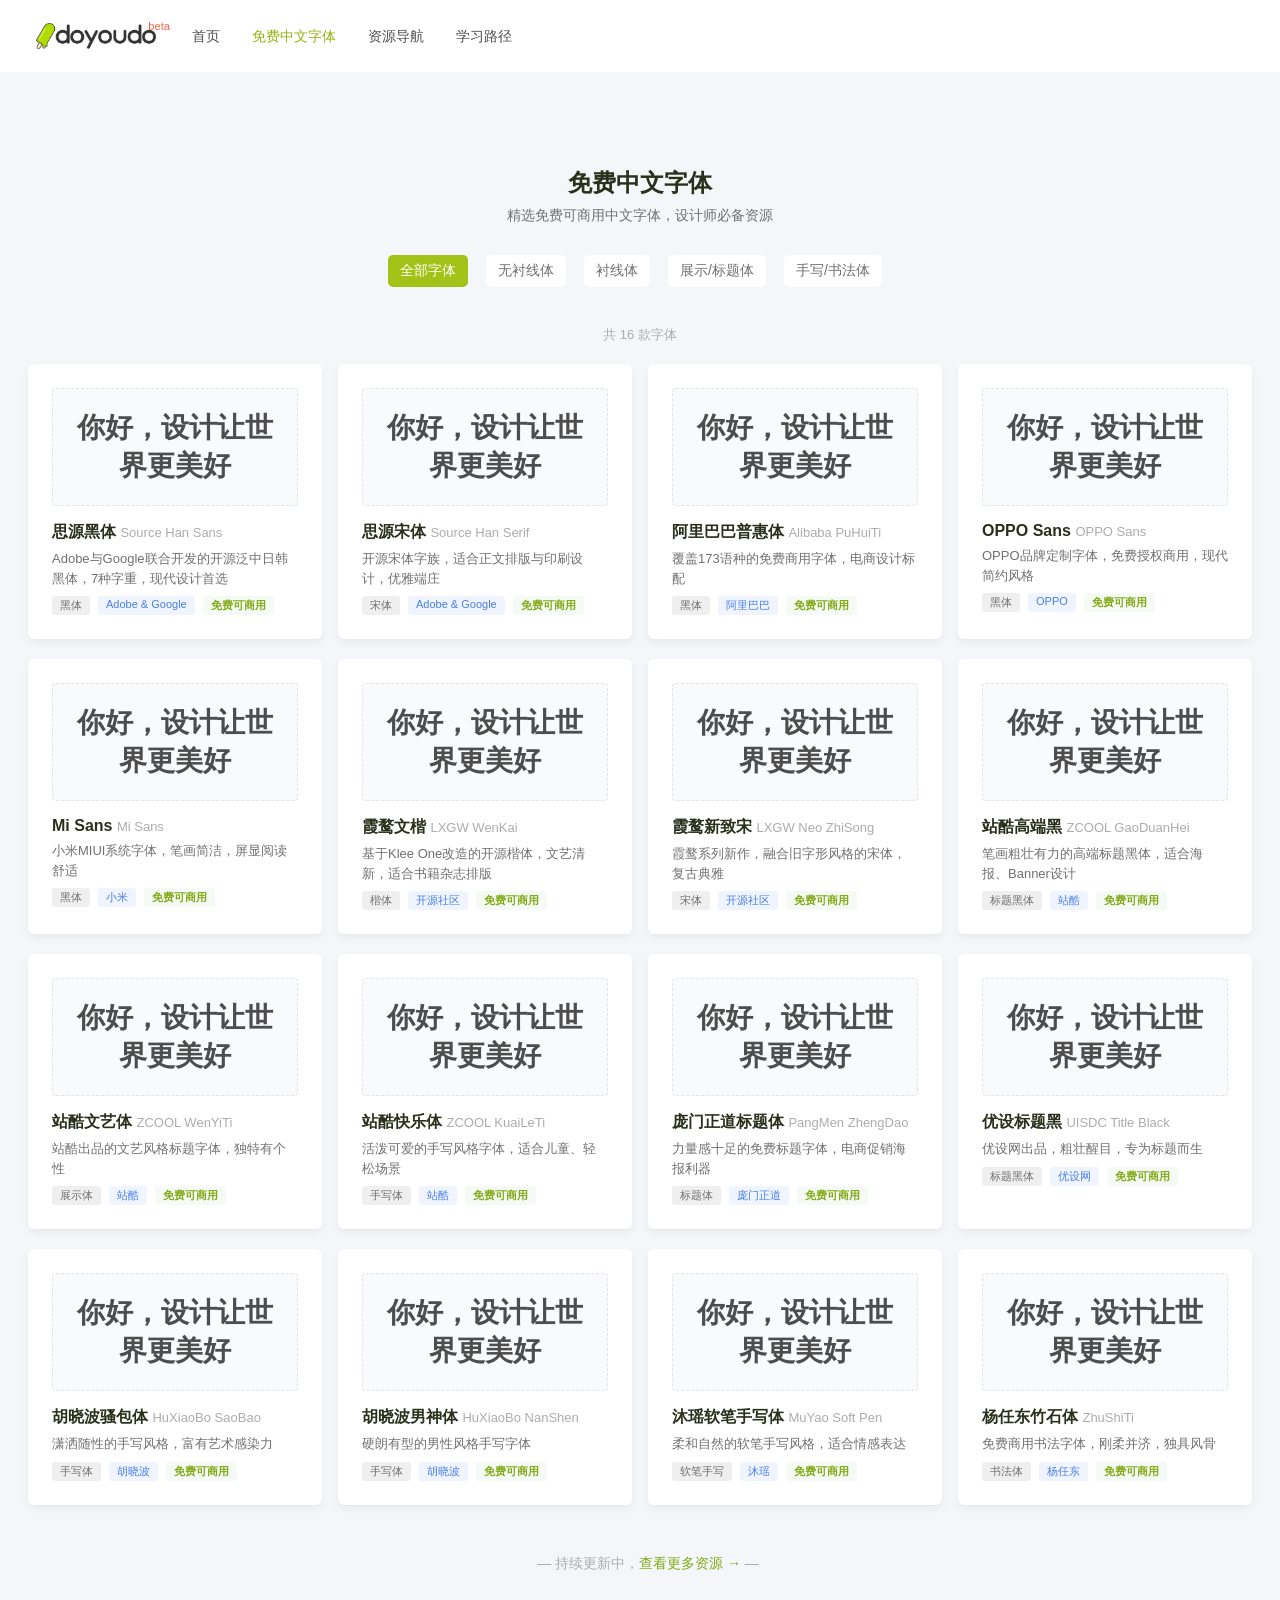
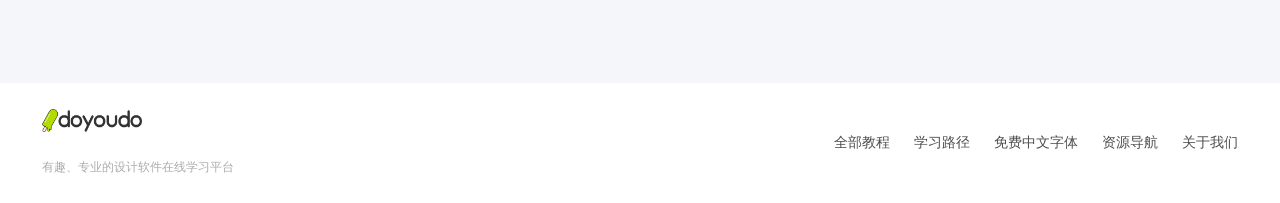
<file: free-fonts.html>
<!DOCTYPE html>
<html lang="zh-CN">
<head>
  <meta charset="utf-8">
  <meta http-equiv="X-UA-Compatible" content="IE=edge">
  <meta name="viewport" content="width=device-width,initial-scale=1,minimum-scale=1,maximum-scale=1">
  <meta name="description" content="doyoudo 免费可商用中文字体下载">
  <title>免费中文字体 — doyoudo</title>
  <link rel="stylesheet" href="css/style.css">
  <style>
    .font-card { background: #fff; border-radius: 6px; padding: 24px; box-shadow: 0 1px 2px 0 rgba(0,0,0,0.01), 0 4px 8px 0 rgba(0,0,0,0.05); transition: all 0.3s; cursor: pointer; width: 294px; margin: 10px 8px; }
    .font-card:hover { box-shadow: 0 15px 50px 0 rgba(0,0,0,0.09), 0 15px 59px 0 rgba(0,0,0,0.09); transform: translateY(-2px); }
    .font-preview { background: #f9fafb; border: 1px dashed #e4e4e4; border-radius: 4px; padding: 20px 16px; font-size: 28px; text-align: center; margin-bottom: 16px; min-height: 80px; display: flex; align-items: center; justify-content: center; word-break: break-all; }
    .font-meta { display: flex; gap: 8px; flex-wrap: wrap; margin-top: 8px; }
    .font-tag { padding: 2px 8px; font-size: 11px; border-radius: 3px; background: #efeff0; color: #707070; }
    .font-tag.free { background: #f5faf5; color: #80aa15; font-weight: 600; }
    .font-tag.source { background: #f0f4ff; color: #477fe9; }
    @media (max-width: 470px) {
      .font-card { width: 100%; margin: 10px 0; }
      .font-preview { font-size: 22px; padding: 16px 12px; }
    }
  </style>
</head>
<body>

  <nav class="nav">
    <div class="nav-list">
      <div class="logo">
        <a href="index.html"><img src="assets/images/web-logo.png" alt="doyoudo"></a>
        <span class="test">beta</span>
      </div>
      <li><a href="index.html">首页</a></li>
      <li><a href="free-fonts.html" class="router-link-active">免费中文字体</a></li>
      <li><a href="resources.html">资源导航</a></li>
      <li><a href="learning-path.html">学习路径</a></li>
    </div>
  </nav>

  <div class="home-content">
    <div class="home" style="padding:40px 0 60px;">

      <div style="text-align:center;padding:20px 0 10px;">
        <h1 style="font-size:24px;font-weight:700;color:#2a301b;">免费中文字体</h1>
        <p style="font-size:14px;color:#707070;margin-top:8px;">精选免费可商用中文字体，设计师必备资源</p>
      </div>

      <!-- 分类筛选 -->
      <div style="display:flex;justify-content:center;gap:8px;flex-wrap:wrap;margin:20px 0 24px;">
        <button class="filter-btn active" data-font-filter="all">全部字体</button>
        <button class="filter-btn" data-font-filter="sans-serif">无衬线体</button>
        <button class="filter-btn" data-font-filter="serif">衬线体</button>
        <button class="filter-btn" data-font-filter="display">展示/标题体</button>
        <button class="filter-btn" data-font-filter="handwriting">手写/书法体</button>
      </div>

      <p id="fontCount" style="text-align:center;font-size:13px;color:#acacac;margin-bottom:10px;"></p>

      <div class="cards" id="fontGrid" style="margin-bottom:40px;"></div>

      <p class="noMore">— 持续更新中，<a href="resources.html" style="color:#80aa15;">查看更多资源 →</a> —</p>
    </div>
  </div>

  <footer class="footer">
    <div class="footer-content">
      <div class="left">
        <div>
          <img src="assets/images/web-logo.png" alt="doyoudo">
          <br>
          <span style="font-size:12px;color:#acacac;">有趣、专业的设计软件在线学习平台</span>
        </div>
      </div>
      <div class="right">
        <a href="tutorials.html">全部教程</a>
        <a href="learning-path.html">学习路径</a>
        <a href="free-fonts.html">免费中文字体</a>
        <a href="resources.html">资源导航</a>
        <a href="#">关于我们</a>
      </div>
    </div>
  </footer>

  <script>
    var fonts = [
      { name:'思源黑体', en:'Source Han Sans', preview:'你好，设计让世界更美好', category:'sans-serif', tag:'黑体', free:true, source:'Adobe & Google', desc:'Adobe与Google联合开发的开源泛中日韩黑体，7种字重，现代设计首选' },
      { name:'思源宋体', en:'Source Han Serif', preview:'你好，设计让世界更美好', category:'serif', tag:'宋体', free:true, source:'Adobe & Google', desc:'开源宋体字族，适合正文排版与印刷设计，优雅端庄' },
      { name:'阿里巴巴普惠体', en:'Alibaba PuHuiTi', preview:'你好，设计让世界更美好', category:'sans-serif', tag:'黑体', free:true, source:'阿里巴巴', desc:'覆盖173语种的免费商用字体，电商设计标配' },
      { name:'OPPO Sans', en:'OPPO Sans', preview:'你好，设计让世界更美好', category:'sans-serif', tag:'黑体', free:true, source:'OPPO', desc:'OPPO品牌定制字体，免费授权商用，现代简约风格' },
      { name:'Mi Sans', en:'Mi Sans', preview:'你好，设计让世界更美好', category:'sans-serif', tag:'黑体', free:true, source:'小米', desc:'小米MIUI系统字体，笔画简洁，屏显阅读舒适' },
      { name:'霞鹜文楷', en:'LXGW WenKai', preview:'你好，设计让世界更美好', category:'serif', tag:'楷体', free:true, source:'开源社区', desc:'基于Klee One改造的开源楷体，文艺清新，适合书籍杂志排版' },
      { name:'霞鹜新致宋', en:'LXGW Neo ZhiSong', preview:'你好，设计让世界更美好', category:'serif', tag:'宋体', free:true, source:'开源社区', desc:'霞鹜系列新作，融合旧字形风格的宋体，复古典雅' },
      { name:'站酷高端黑', en:'ZCOOL GaoDuanHei', preview:'你好，设计让世界更美好', category:'display', tag:'标题黑体', free:true, source:'站酷', desc:'笔画粗壮有力的高端标题黑体，适合海报、Banner设计' },
      { name:'站酷文艺体', en:'ZCOOL WenYiTi', preview:'你好，设计让世界更美好', category:'display', tag:'展示体', free:true, source:'站酷', desc:'站酷出品的文艺风格标题字体，独特有个性' },
      { name:'站酷快乐体', en:'ZCOOL KuaiLeTi', preview:'你好，设计让世界更美好', category:'handwriting', tag:'手写体', free:true, source:'站酷', desc:'活泼可爱的手写风格字体，适合儿童、轻松场景' },
      { name:'庞门正道标题体', en:'PangMen ZhengDao', preview:'你好，设计让世界更美好', category:'display', tag:'标题体', free:true, source:'庞门正道', desc:'力量感十足的免费标题字体，电商促销海报利器' },
      { name:'优设标题黑', en:'UISDC Title Black', preview:'你好，设计让世界更美好', category:'display', tag:'标题黑体', free:true, source:'优设网', desc:'优设网出品，粗壮醒目，专为标题而生' },
      { name:'胡晓波骚包体', en:'HuXiaoBo SaoBao', preview:'你好，设计让世界更美好', category:'handwriting', tag:'手写体', free:true, source:'胡晓波', desc:'潇洒随性的手写风格，富有艺术感染力' },
      { name:'胡晓波男神体', en:'HuXiaoBo NanShen', preview:'你好，设计让世界更美好', category:'handwriting', tag:'手写体', free:true, source:'胡晓波', desc:'硬朗有型的男性风格手写字体' },
      { name:'沐瑶软笔手写体', en:'MuYao Soft Pen', preview:'你好，设计让世界更美好', category:'handwriting', tag:'软笔手写', free:true, source:'沐瑶', desc:'柔和自然的软笔手写风格，适合情感表达' },
      { name:'杨任东竹石体', en:'ZhuShiTi', preview:'你好，设计让世界更美好', category:'handwriting', tag:'书法体', free:true, source:'杨任东', desc:'免费商用书法字体，刚柔并济，独具风骨' },
    ];

    var currentFilter = 'all';
    var grid = document.getElementById('fontGrid');
    var countEl = document.getElementById('fontCount');

    function renderFonts(filter) {
      var filtered = filter === 'all' ? fonts : fonts.filter(function(f) { return f.category === filter; });
      countEl.textContent = '共 ' + filtered.length + ' 款字体';

      if (filtered.length === 0) {
        grid.innerHTML = '<div class="notFound" style="width:100%;">暂无该分类的字体，请查看其他分类</div>';
        return;
      }

      grid.innerHTML = filtered.map(function(f) {
        return '<div class="font-card">' +
          '<div class="font-preview" style="font-weight:700;">' + f.preview + '</div>' +
          '<h3 style="font-size:16px;font-weight:600;color:#2a301b;">' + f.name +
            ' <span style="font-weight:400;font-size:13px;color:#acacac;">' + f.en + '</span></h3>' +
          '<p style="font-size:13px;color:#707070;margin-top:6px;line-height:1.5;">' + f.desc + '</p>' +
          '<div class="font-meta">' +
            '<span class="font-tag">' + f.tag + '</span>' +
            '<span class="font-tag source">' + f.source + '</span>' +
            '<span class="font-tag free">免费可商用</span>' +
          '</div>' +
        '</div>';
      }).join('');
    }

    renderFonts('all');

    // 筛选按钮交互
    document.querySelectorAll('.filter-btn[data-font-filter]').forEach(function(btn) {
      btn.addEventListener('click', function() {
        document.querySelectorAll('.filter-btn[data-font-filter]').forEach(function(b) { b.classList.remove('active'); });
        btn.classList.add('active');
        currentFilter = btn.dataset.fontFilter;
        renderFonts(currentFilter);
      });
    });
  </script>
</body>
</html>
</file>
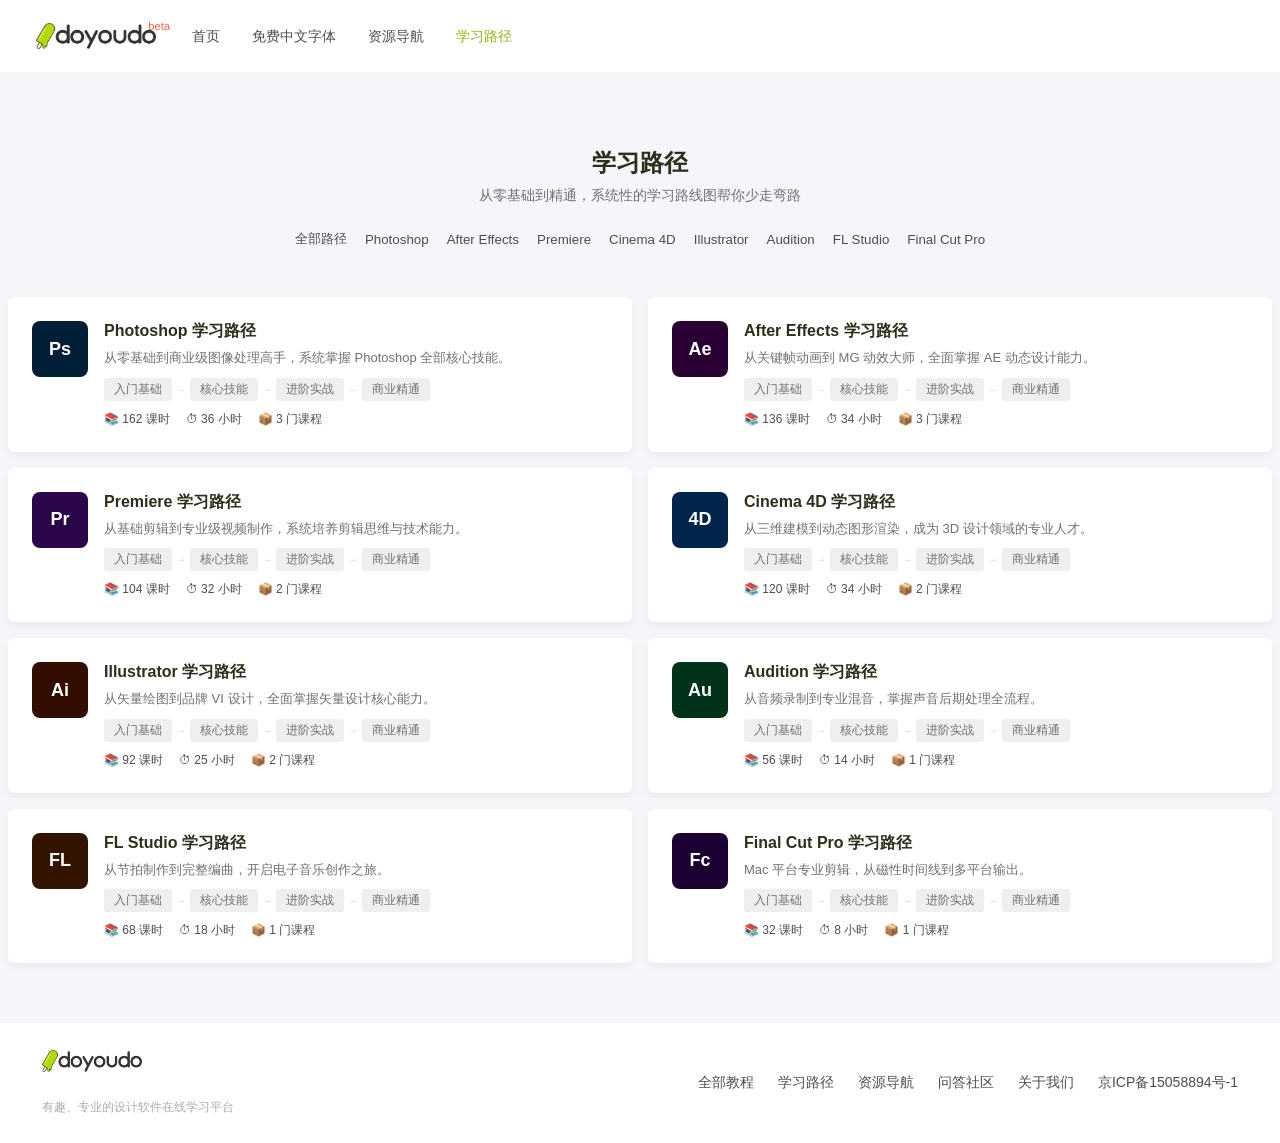
<file: learning-path.html>
<!DOCTYPE html>
<html lang="zh-CN">
<head>
  <meta charset="utf-8">
  <meta http-equiv="X-UA-Compatible" content="IE=edge">
  <meta name="viewport" content="width=device-width,initial-scale=1,minimum-scale=1,maximum-scale=1">
  <meta name="description" content="doyoudo 学习路径">
  <title>学习路径 — doyoudo</title>
  <link rel="stylesheet" href="css/reset.css">
  <link rel="stylesheet" href="css/navbar.css">
  <link rel="stylesheet" href="css/paths.css">
  <link rel="stylesheet" href="css/footer.css">
  <link rel="stylesheet" href="css/responsive.css">
</head>
<body>

  <nav class="nav">
    <div class="nav-list">
      <div class="logo">
        <a href="index.html"><img src="assets/images/web-logo.png" alt="doyoudo"></a>
        <span class="test">beta</span>
      </div>
      <li><a href="index.html">首页</a></li>
        <li><a href="free-fonts.html">免费中文字体</a></li>
        <li><a href="resources.html">资源导航</a></li>
        <li><a href="learning-path.html" class="router-link-active">学习路径</a></li>
    </div>
  </nav>

  <div class="home-content">
    <div class="home">

      <div style="text-align:center;padding:40px 0 20px;">
        <h1 style="font-size:24px;font-weight:700;color:#2a301b;">学习路径</h1>
        <p style="font-size:14px;color:#707070;margin-top:8px;">从零基础到精通，系统性的学习路线图帮你少走弯路</p>
      </div>

      <div style="display:flex;justify-content:center;gap:8px;flex-wrap:wrap;margin-bottom:24px;">
        <button class="filter-btn active" data-path-filter="all">全部路径</button>
        <button class="filter-btn" data-path-filter="ps">Photoshop</button>
        <button class="filter-btn" data-path-filter="ae">After Effects</button>
        <button class="filter-btn" data-path-filter="pr">Premiere</button>
        <button class="filter-btn" data-path-filter="c4d">Cinema 4D</button>
        <button class="filter-btn" data-path-filter="ai">Illustrator</button>
        <button class="filter-btn" data-path-filter="au">Audition</button>
        <button class="filter-btn" data-path-filter="fl">FL Studio</button>
        <button class="filter-btn" data-path-filter="fcp">Final Cut Pro</button>
      </div>

      <div class="path-cards" id="pathGridFull" style="margin-bottom:40px;"></div>

    </div>
  </div>

  <footer class="footer">
    <div class="footer-content">
      <div class="left">
        <div>
          <img src="assets/images/web-logo.png" alt="doyoudo">
          <br>
          <span style="font-size:12px;color:#acacac;">有趣、专业的设计软件在线学习平台</span>
        </div>
      </div>
      <div class="right">
        <a href="tutorials.html">全部教程</a>
        <a href="learning-path.html">学习路径</a>
        <a href="#">资源导航</a>
        <a href="#">问答社区</a>
        <a href="#">关于我们</a>
        <a href="#">京ICP备15058894号-1</a>
      </div>
    </div>
  </footer>

  <script src="js/data.js"></script>
  <script src="js/utils.js"></script>
  <script src="js/components.js"></script>
  <script src="js/ui.js"></script>
  <script src="js/tutorials.js"></script>
  <script src="js/detail.js"></script>
  <script src="js/paths.js"></script>
  <script src="js/home.js"></script>
  <script>
    document.addEventListener('DOMContentLoaded', function() {
      initNav();
      initFooter();
      initSearch();
      initFilters();
      initDetail();
      initPaths();
      initHome();
    });
  </script>
</body>
</html>
</file>
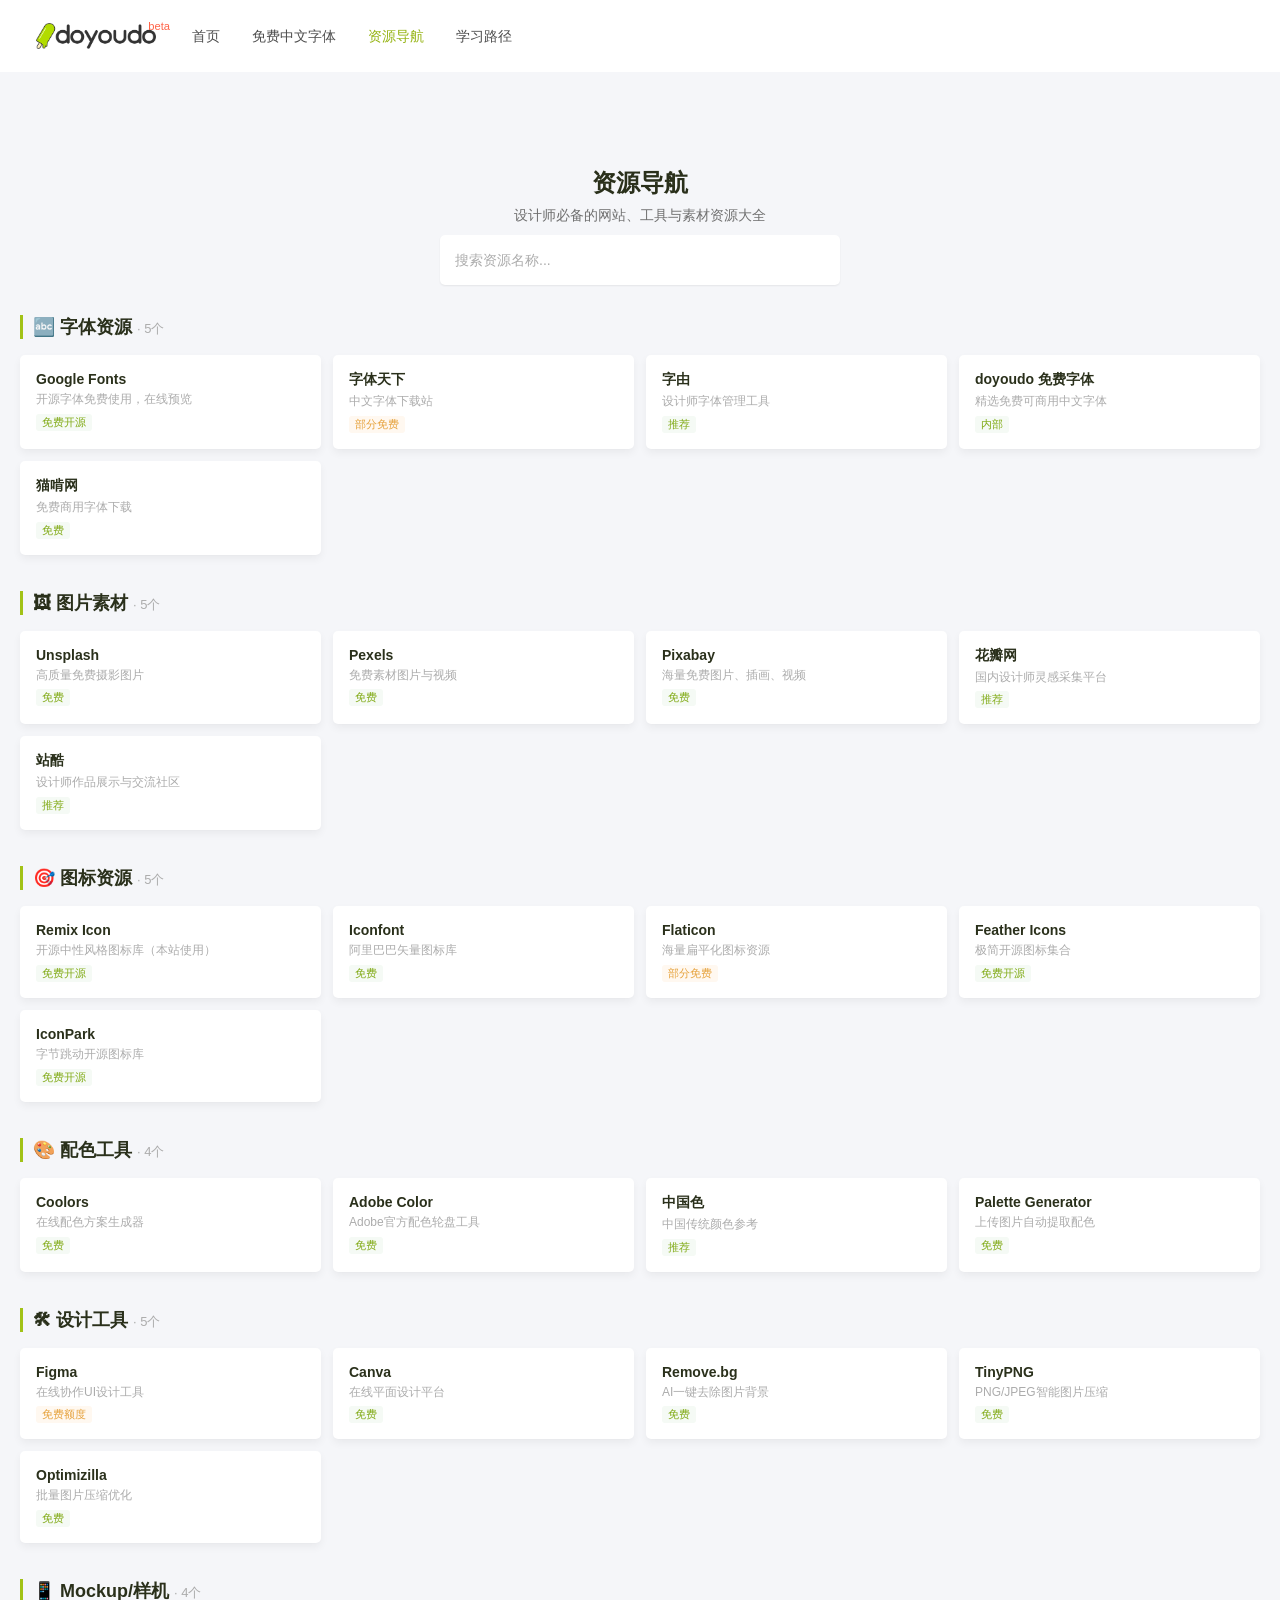
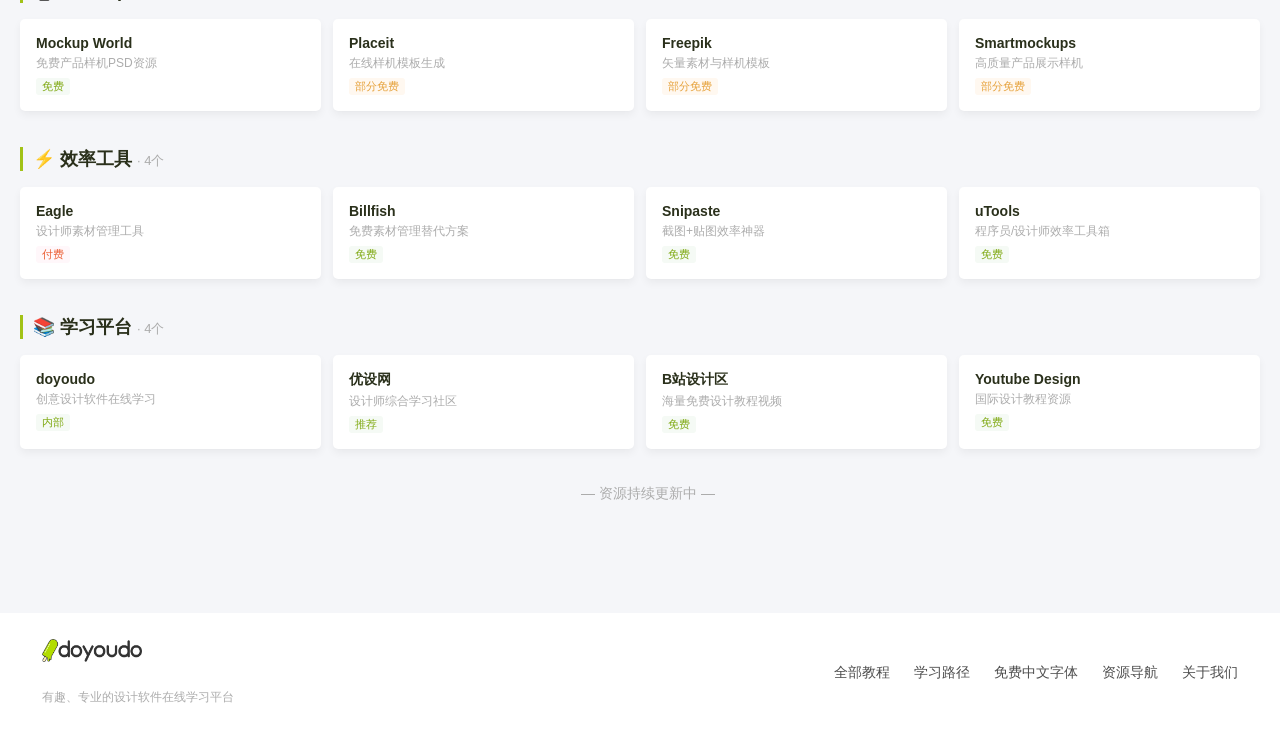
<file: resources.html>
<!DOCTYPE html>
<html lang="zh-CN">
<head>
  <meta charset="utf-8">
  <meta http-equiv="X-UA-Compatible" content="IE=edge">
  <meta name="viewport" content="width=device-width,initial-scale=1,minimum-scale=1,maximum-scale=1">
  <meta name="description" content="doyoudo 资源导航 - 设计师必备网站、工具、素材资源大全">
  <title>资源导航 — doyoudo</title>
  <link rel="stylesheet" href="css/style.css">
  <style>
    .res-category { margin-bottom: 36px; }
    .res-category h2 { font-size: 18px; font-weight: 600; color: #2a301b; margin-bottom: 16px; padding-left: 10px; border-left: 3px solid #a2c217; }
    .res-grid { display: grid; grid-template-columns: repeat(4, 1fr); gap: 12px; }
    .res-item { background: #fff; border-radius: 5px; padding: 16px; box-shadow: 0 1px 2px 0 rgba(0,0,0,0.01), 0 4px 8px 0 rgba(0,0,0,0.05); transition: all 0.2s; cursor: pointer; display: block; text-decoration: none; }
    .res-item:hover { box-shadow: 0 8px 24px 0 rgba(0,0,0,0.08); transform: translateY(-2px); }
    .res-item h4 { font-size: 14px; font-weight: 600; color: #2a301b; margin-bottom: 4px; display: flex; align-items: center; gap: 6px; }
    .res-item h4 .ri-external-link-line { font-size: 12px; color: #acacac; opacity: 0; transition: opacity 0.15s; }
    .res-item:hover h4 .ri-external-link-line { opacity: 1; color: #a2c217; }
    .res-item p { font-size: 12px; color: #acacac; line-height: 1.4; }
    .res-item .res-tag { display: inline-block; padding: 1px 6px; font-size: 11px; border-radius: 3px; background: #f5faf5; color: #80aa15; margin-top: 6px; }
    .res-item .res-tag.paid { background: #fff7fa; color: #eb5f35; }
    .res-item .res-tag.partial { background: #fff8f0; color: #e6a23c; }
    .res-search { max-width: 400px; margin: 0 auto 30px; }
    @media (max-width: 1024px) { .res-grid { grid-template-columns: repeat(2, 1fr); } }
    @media (max-width: 470px) { .res-grid { grid-template-columns: 1fr; } }
  </style>
</head>
<body>

  <nav class="nav">
    <div class="nav-list">
      <div class="logo">
        <a href="index.html"><img src="assets/images/web-logo.png" alt="doyoudo"></a>
        <span class="test">beta</span>
      </div>
      <li><a href="index.html">首页</a></li>
      <li><a href="free-fonts.html">免费中文字体</a></li>
      <li><a href="resources.html" class="router-link-active">资源导航</a></li>
      <li><a href="learning-path.html">学习路径</a></li>
    </div>
  </nav>

  <div class="home-content">
    <div class="home" style="padding:40px 0 60px;">

      <div style="text-align:center;padding:20px 0 10px;">
        <h1 style="font-size:24px;font-weight:700;color:#2a301b;"><i class="ri-compass-3-line" style="color:#a2c217;"></i> 资源导航</h1>
        <p style="font-size:14px;color:#707070;margin-top:8px;">设计师必备的网站、工具与素材资源大全</p>
      </div>

      <!-- 搜索 -->
      <div class="res-search">
        <div class="search-box" style="width:100%;min-width:auto;">
          <input type="text" id="resourceSearch" placeholder="搜索资源名称...">
          <button class="cancelSearch" id="clearResourceSearch"><i class="ri-close-circle-line"></i></button>
        </div>
      </div>

      <div id="resourceContent"></div>

      <p class="noMore">— 资源持续更新中 —</p>
    </div>
  </div>

  <footer class="footer">
    <div class="footer-content">
      <div class="left">
        <div>
          <img src="assets/images/web-logo.png" alt="doyoudo">
          <br>
          <span style="font-size:12px;color:#acacac;">有趣、专业的设计软件在线学习平台</span>
        </div>
      </div>
      <div class="right">
        <a href="tutorials.html">全部教程</a>
        <a href="learning-path.html">学习路径</a>
        <a href="free-fonts.html">免费中文字体</a>
        <a href="resources.html">资源导航</a>
        <a href="#">关于我们</a>
      </div>
    </div>
  </footer>

  <script>
    var categories = [
      { title:'🔤 字体资源', items:[
        { name:'Google Fonts', desc:'开源字体免费使用，在线预览', url:'https://fonts.google.com', tag:'免费开源', tagCls:'' },
        { name:'字体天下', desc:'中文字体下载站', url:'https://www.fonts.net.cn', tag:'部分免费', tagCls:'partial' },
        { name:'字由', desc:'设计师字体管理工具', url:'https://www.hellofont.cn', tag:'推荐', tagCls:'' },
        { name:'doyoudo 免费字体', desc:'精选免费可商用中文字体', url:'free-fonts.html', tag:'内部', tagCls:'' },
        { name:'猫啃网', desc:'免费商用字体下载', url:'https://www.maoken.com', tag:'免费', tagCls:'' },
      ]},
      { title:'🖼 图片素材', items:[
        { name:'Unsplash', desc:'高质量免费摄影图片', url:'https://unsplash.com', tag:'免费', tagCls:'' },
        { name:'Pexels', desc:'免费素材图片与视频', url:'https://www.pexels.com', tag:'免费', tagCls:'' },
        { name:'Pixabay', desc:'海量免费图片、插画、视频', url:'https://pixabay.com', tag:'免费', tagCls:'' },
        { name:'花瓣网', desc:'国内设计师灵感采集平台', url:'https://huaban.com', tag:'推荐', tagCls:'' },
        { name:'站酷', desc:'设计师作品展示与交流社区', url:'https://www.zcool.com.cn', tag:'推荐', tagCls:'' },
      ]},
      { title:'🎯 图标资源', items:[
        { name:'Remix Icon', desc:'开源中性风格图标库（本站使用）', url:'https://remixicon.com', tag:'免费开源', tagCls:'' },
        { name:'Iconfont', desc:'阿里巴巴矢量图标库', url:'https://www.iconfont.cn', tag:'免费', tagCls:'' },
        { name:'Flaticon', desc:'海量扁平化图标资源', url:'https://www.flaticon.com', tag:'部分免费', tagCls:'partial' },
        { name:'Feather Icons', desc:'极简开源图标集合', url:'https://feathericons.com', tag:'免费开源', tagCls:'' },
        { name:'IconPark', desc:'字节跳动开源图标库', url:'https://iconpark.oceanengine.com', tag:'免费开源', tagCls:'' },
      ]},
      { title:'🎨 配色工具', items:[
        { name:'Coolors', desc:'在线配色方案生成器', url:'https://coolors.co', tag:'免费', tagCls:'' },
        { name:'Adobe Color', desc:'Adobe官方配色轮盘工具', url:'https://color.adobe.com', tag:'免费', tagCls:'' },
        { name:'中国色', desc:'中国传统颜色参考', url:'https://colors.saintic.com', tag:'推荐', tagCls:'' },
        { name:'Palette Generator', desc:'上传图片自动提取配色', url:'https://palettegenerator.com', tag:'免费', tagCls:'' },
      ]},
      { title:'🛠 设计工具', items:[
        { name:'Figma', desc:'在线协作UI设计工具', url:'https://www.figma.com', tag:'免费额度', tagCls:'partial' },
        { name:'Canva', desc:'在线平面设计平台', url:'https://www.canva.cn', tag:'免费', tagCls:'' },
        { name:'Remove.bg', desc:'AI一键去除图片背景', url:'https://www.remove.bg', tag:'免费', tagCls:'' },
        { name:'TinyPNG', desc:'PNG/JPEG智能图片压缩', url:'https://tinypng.com', tag:'免费', tagCls:'' },
        { name:'Optimizilla', desc:'批量图片压缩优化', url:'https://imagecompressor.com', tag:'免费', tagCls:'' },
      ]},
      { title:'📱 Mockup/样机', items:[
        { name:'Mockup World', desc:'免费产品样机PSD资源', url:'https://www.mockupworld.co', tag:'免费', tagCls:'' },
        { name:'Placeit', desc:'在线样机模板生成', url:'https://placeit.net', tag:'部分免费', tagCls:'partial' },
        { name:'Freepik', desc:'矢量素材与样机模板', url:'https://www.freepik.com', tag:'部分免费', tagCls:'partial' },
        { name:'Smartmockups', desc:'高质量产品展示样机', url:'https://smartmockups.com', tag:'部分免费', tagCls:'partial' },
      ]},
      { title:'⚡ 效率工具', items:[
        { name:'Eagle', desc:'设计师素材管理工具', url:'https://cn.eagle.cool', tag:'付费', tagCls:'paid' },
        { name:'Billfish', desc:'免费素材管理替代方案', url:'https://www.billfish.cn', tag:'免费', tagCls:'' },
        { name:'Snipaste', desc:'截图+贴图效率神器', url:'https://www.snipaste.com', tag:'免费', tagCls:'' },
        { name:'uTools', desc:'程序员/设计师效率工具箱', url:'https://u.tools', tag:'免费', tagCls:'' },
      ]},
      { title:'📚 学习平台', items:[
        { name:'doyoudo', desc:'创意设计软件在线学习', url:'index.html', tag:'内部', tagCls:'' },
        { name:'优设网', desc:'设计师综合学习社区', url:'https://www.uisdc.com', tag:'推荐', tagCls:'' },
        { name:'B站设计区', desc:'海量免费设计教程视频', url:'https://www.bilibili.com/v/douga/mad', tag:'免费', tagCls:'' },
        { name:'Youtube Design', desc:'国际设计教程资源', url:'https://www.youtube.com', tag:'免费', tagCls:'' },
      ]},
    ];

    var container = document.getElementById('resourceContent');

    function renderAll(items) {
      if (!items || items.length === 0) {
        container.innerHTML = '<div class="notFound" style="width:100%;">没有匹配的资源，试试其他关键词</div>';
        return;
      }
      container.innerHTML = items.map(function(cat) {
        return '<div class="res-category">' +
          '<h2>' + cat.title + ' <span style="font-weight:400;font-size:13px;color:#acacac;">· ' + cat.items.length + '个</span></h2>' +
          '<div class="res-grid">' +
            cat.items.map(function(item) {
              var isExternal = item.url.startsWith('http');
              return '<a class="res-item" href="' + item.url + '" ' + (isExternal ? 'target="_blank" rel="noopener"' : '') + '>' +
                '<h4>' + item.name + ' <i class="ri-' + (isExternal ? 'external-link-line' : 'arrow-right-line') + '"></i></h4>' +
                '<p>' + item.desc + '</p>' +
                '<span class="res-tag ' + (item.tagCls || '') + '">' + item.tag + '</span>' +
              '</a>';
            }).join('') +
          '</div>' +
        '</div>';
      }).join('');
    }

    renderAll(categories);

    // 搜索功能
    var searchInput = document.getElementById('resourceSearch');
    var clearBtn = document.getElementById('clearResourceSearch');

    searchInput.addEventListener('input', function() {
      var query = this.value.trim().toLowerCase();
      if (!query) { renderAll(categories); return; }

      // 过滤每个分类，保留有匹配项的分类
      var filtered = categories.map(function(cat) {
        var matchedItems = cat.items.filter(function(item) {
          return item.name.toLowerCase().indexOf(query) !== -1 ||
                 item.desc.toLowerCase().indexOf(query) !== -1 ||
                 item.tag.toLowerCase().indexOf(query) !== -1;
        });
        return matchedItems.length > 0 ? { title: cat.title, items: matchedItems } : null;
      }).filter(Boolean);

      renderAll(filtered);
    });

    clearBtn.addEventListener('click', function() {
      searchInput.value = '';
      renderAll(categories);
      searchInput.focus();
    });

    searchInput.addEventListener('keydown', function(e) {
      if (e.key === 'Escape') {
        searchInput.value = '';
        renderAll(categories);
        searchInput.blur();
      }
    });
  </script>
</body>
</html>
</file>
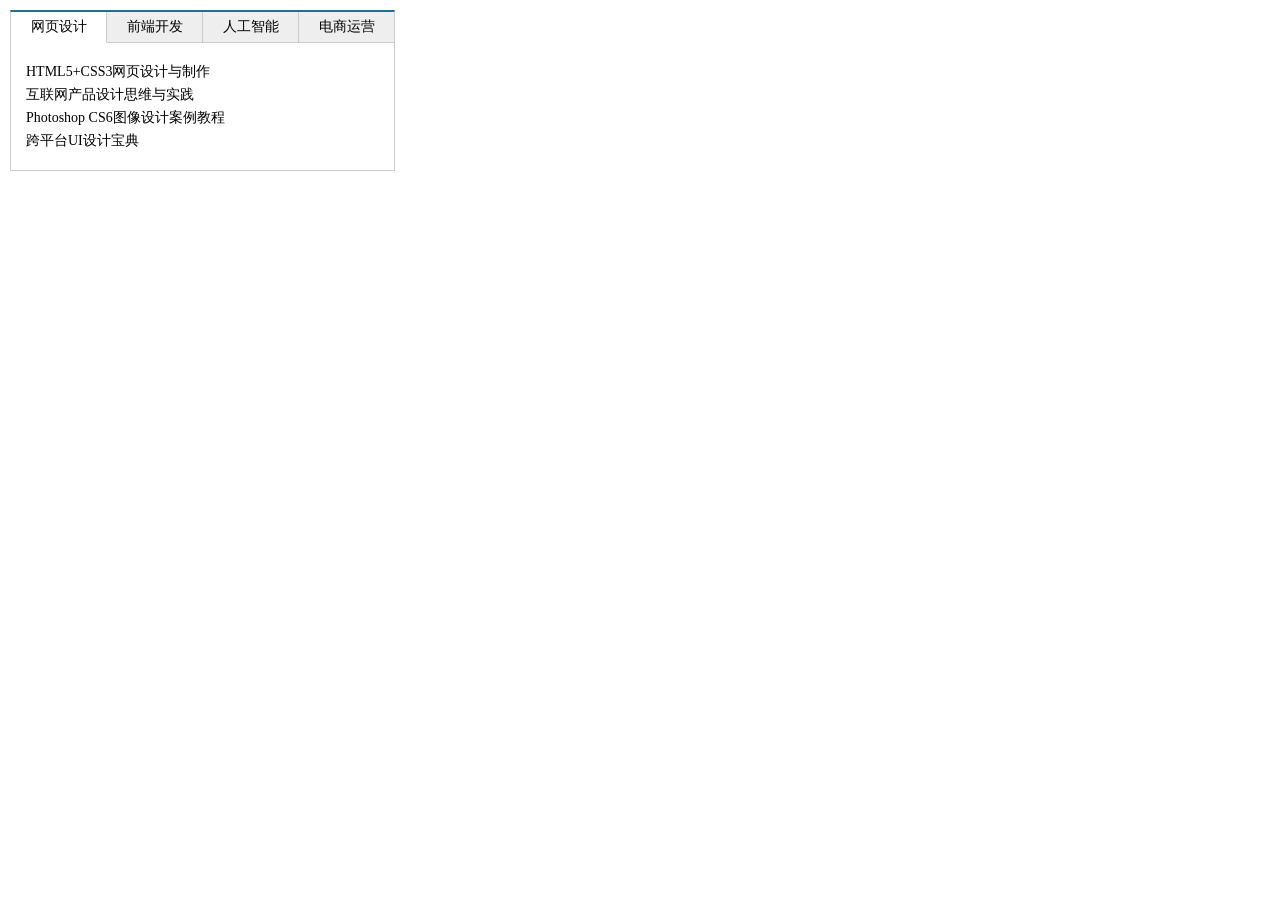
<file: 特效/Tab栏切换/example23—Tab栏切换.html>
<!doctype html>
<html>
<head>
<meta charset="utf-8">
<title>Tab栏切换</title>
<link href="style23.css" rel="stylesheet" type="text/css">
<script type="text/Javascript" src="JavaScript23.js"></script>
</head>
<body>
	<div class="tab-box">
		<div class="tab-head" id="tab-head">
			<div class="tab-head-div current">网页设计</div>
			<div class="tab-head-div">前端开发</div>
			<div class="tab-head-div">人工智能</div>
			<div class="tab-head-div tab-head-r">电商运营</div>
		</div>
		<div class="tab-body" id="tab-body">
			<ul class="tab-body-ul current">
				<li>HTML5+CSS3网页设计与制作</li>
				<li>互联网产品设计思维与实践</li>
				<li>Photoshop CS6图像设计案例教程</li>
				<li>跨平台UI设计宝典</li>
			</ul>
			<ul class="tab-body-ul">
				<li>JavaScript+jQuery交互式Web前端开发</li>
				<li>Vue.js前端开发实战</li>
				<li>微信小程序开发实战</li>
				<li>JavaScript前端开发案例教程</li>
			</ul>
			<ul class="tab-body-ul">
				<li>Python程序开发案例教程</li>
				<li>Python数据分析与应用：从数据获取到可视化</li>
				<li>Python实战编程:从零学Python</li>
				<li>Python快速编程入门</li>
			</ul>
			<ul class="tab-body-ul">
				<li>数据分析思维与可视化</li>
				<li>淘宝天猫店美工设计实操：配色、布局、修图、装修</li>
				<li>淘宝天猫店一本通： 开店、装修、运营、推广</li>
				<li>网络营销文案策划</li>
			</ul>
		</div>
	</div>
</body>
</html>
</file>
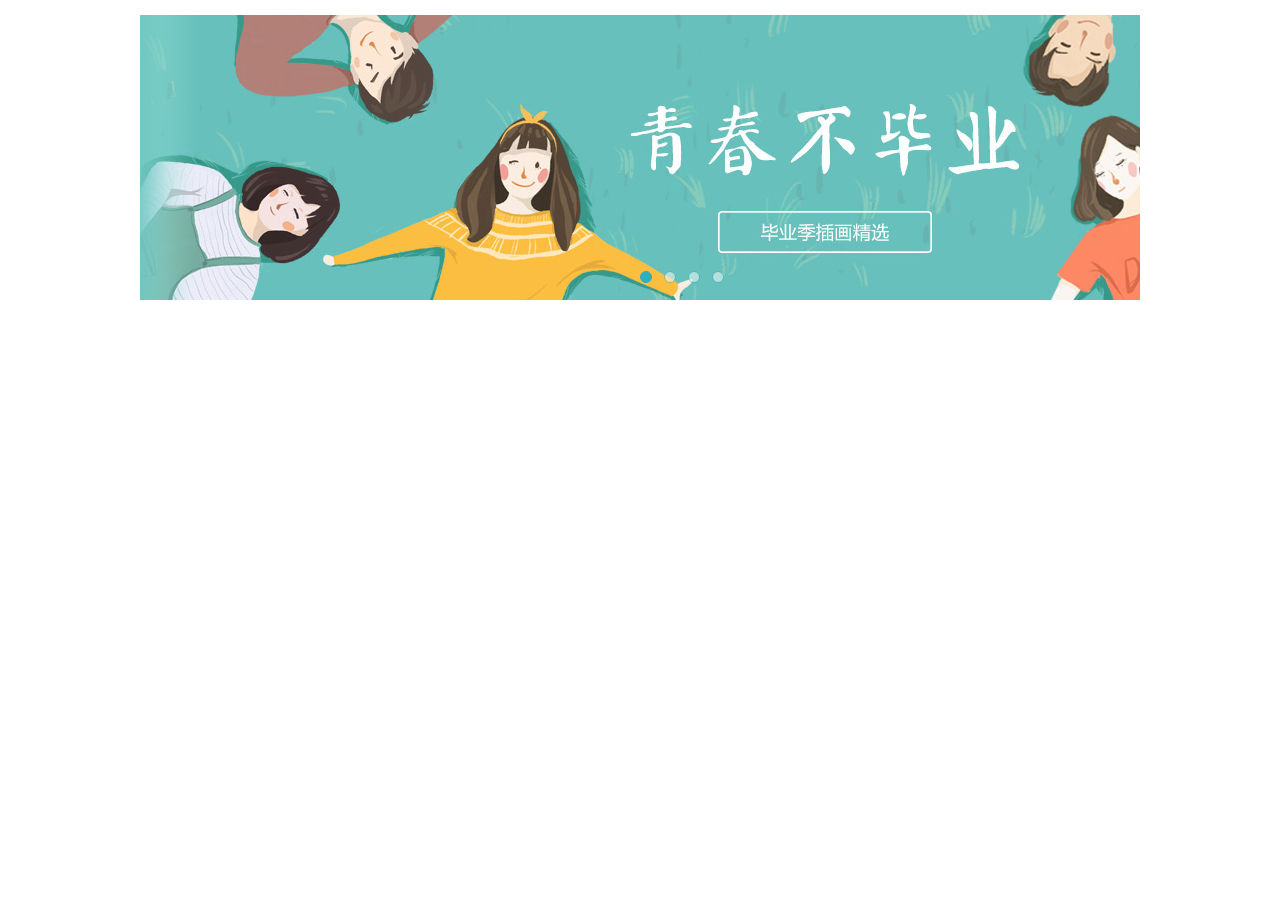
<file: 特效/轮播图/练习4—焦点轮播图.html>
<!doctype html>
<html>
	<head>
		<meta charset="utf-8">
		<title>焦点图切换</title>
		<link rel="stylesheet" type="text/css" href="css/index.css">
		<script type="text/javascript" src="javascript/index.js"></script>
	</head>
	<body>
			<div class="banner">
				<div class="banner_pic" id="banner_pic">
					<div class="current"><img src="images/01.jpg" /></div>
					<div class="pic"><img src="images/02.jpg" /></div>
					<div class="pic"><img src="images/03.jpg" /></div>
					<div class="pic"><img src="images/04.jpg" /></div>
				</div>
				<ol id="button">
					<li class="current"></li>
					<li class="but"></li>
					<li class="but"></li>
					<li class="but"></li>
				</ol>
			</div>
	</body>
</html>
</file>
<file: css/style.css>
/* ============================================================
   doyoudo 精确克隆 — 1:1 匹配原站 CSS
   所有数值从原站 CSS 提取
   ============================================================ */

/* ---------- Reset (原站精确) ---------- */
* {
  margin: 0;
  padding: 0;
  font-family: PingFangSC, Microsoft Yahei, Helvetica, Tahoma, Arial, "Hiragino Sans GB", "Hiragino Sans GB W3", STXihei, STHeiti, Heiti, SimSun, sans-serif !important;
  color: #4d4d4d;
  box-sizing: border-box;
}
html { overflow-y: overlay; }
body { background: rgba(245,246,249,0.9725490196078431); min-height: 100vh; }
a { text-decoration: none; }
button { margin: 0; padding: 5px; outline: none; background: none; border: none; cursor: pointer; }
input { border: none; outline: none; background: none; }
input:focus { border: 1px solid #8b8b8b; }
li, ul { padding: 0; margin: 0; list-style: none; }
img { display: block; }

/* ---------- 导航栏 (精确匹配) ---------- */
.nav { width: 100%; height: 72px; background: #fff; margin-bottom: 35px; position: sticky; top: 0; z-index: 100; }
.nav-list { width: 1240px; max-width: 100%; margin: 0 auto; display: flex; line-height: 72px; padding: 0 16px; }
.logo { position: relative; margin-right: 20px; display: flex; align-items: center; }
.logo img { width: 120px; vertical-align: middle; }
/* beta 标签 — 浮动在 logo 上方！top 是负值 */
.logo .test { font-size: 0.7em; position: absolute; top: -10px; right: -14px; color: tomato; }
.nav-list li { margin: 0 16px; cursor: pointer; font-size: 14px; }
.nav-list li a { display: inline-block; }
.nav-list .router-link-active, .nav-list li a:hover { color: #95b312; }

/* ---------- Home 区域 ---------- */
.home-content { background: rgba(245,246,249,0.9725490196078431); }
.home { width: 1240px; max-width: 100%; margin: 0 auto; }

/* ---------- Banner 区 ---------- */
.banner-area { display: flex; justify-content: space-between; }
.big-banner { width: 792px; height: 297px; margin: 8px; background: #fff; box-shadow: 0 1px 3px 0 rgba(0,0,0,0.1); border-radius: 6px; overflow: hidden; }
.big-banner img { width: 100%; height: 100%; border-radius: 6px; object-fit: cover; }
.small-banner { width: 396px; max-height: 297px; margin: 8px; background: #fff; box-shadow: 0 1px 3px 0 rgba(0,0,0,0.1); border-radius: 6px; overflow: hidden; }
.small-banner img { width: 100%; height: 100%; border-radius: 6px; object-fit: cover; }

/* ---------- 搜索区 ---------- */
.searchPart { display: flex; justify-content: center; margin: 40px 0; flex-wrap: wrap; }
.search-what { font-size: 14px; margin-right: 10px; padding: 6px; color: #80aa15; font-weight: 600; white-space: nowrap; }
.search-box { width: 40%; min-width: 250px; height: 50px; background: #fff; box-shadow: 0 1px 2px 0 rgba(0,0,0,0.07); border-radius: 5px; position: relative; }
.search-box input { padding-left: 15px; padding-right: 100px; border-radius: 5px; height: 100%; width: 100%; font-size: 14px; }
.search-box input::placeholder { color: #acacac; font-weight: lighter; }
.search-box input:focus { border: 1px solid #e4e4e4; }
.search-box .cancelSearch { position: absolute; cursor: pointer; color: #545454; height: 50px; width: 60px; border: none; right: 0; top: 0; display: flex; align-items: center; justify-content: center; border-radius: 0 5px 5px 0; font-size: 1.5em; }
.search-box .cancelSearch:hover { background: #ebebeb; }

/* CTA 按钮 */
.btn-all { border: none; cursor: pointer; border-radius: 5px; height: 50px; width: 150px; color: #fff; margin-left: 30px; font-size: 15px; background: #a2c217; transition: all 0.2s; }
.btn-all:hover { background: #94b113; box-shadow: 0 0 1px 0 rgba(0,0,0,0.09); }
.btn-buy { border: none; cursor: pointer; border-radius: 5px; height: 50px; width: 150px; color: #fff; margin-left: 30px; font-size: 15px; background: #eb5f35; transition: all 0.2s; }
.btn-buy:hover { background: #d85831; }
.btn-all a, .btn-buy a { color: #fff; }

/* ---------- 筛选区 ---------- */
.search-filters { padding: 0 8px; }
.search-software, .search-level, .search-author { display: flex; flex-wrap: wrap; align-items: flex-start; margin-bottom: 10px; }
.search-software p, .search-level p, .search-author p { font-size: 14px; margin-right: 10px; padding: 6px; color: #80aa15; font-weight: 600; min-width: 48px; }
.filter-buttons { display: flex; flex-wrap: wrap; flex: 1; }
.filter-btn { color: #707070; cursor: pointer; padding: 7px 12px; border-radius: 5px; border: 0; margin-right: 10px; margin-bottom: 15px; background: #fff; position: relative; font-size: 14px; transition: all 0.15s; display: inline-flex; align-items: center; gap: 5px; }
.filter-btn img { width: 16px; vertical-align: text-bottom; }
.filter-btn:hover { color: #fff; background: #a2c217; }
.filter-btn.active { color: #fff; background: #a2c217; }

/* ---------- 课程卡片 ---------- */
.cards { display: flex; flex-wrap: wrap; margin-top: 10px; margin-bottom: 50px; }
.card { transition: 0.3s; width: 294px; margin: 10px 8px; border-radius: 4px; background: #fff; box-shadow: 0 1px 2px 0 rgba(0,0,0,0.01), 0 4px 8px 0 rgba(0,0,0,0.05); cursor: pointer; overflow: hidden; }
.card:hover { box-shadow: 0 15px 50px 0 rgba(0,0,0,0.09), 0 15px 59px 0 rgba(0,0,0,0.09); }
.card .cover { width: 100%; height: 166px; border-radius: 5px 5px 0 0; object-fit: cover; background: #e8e8e8; }
.cardInfo { width: 100%; height: 90px; padding: 4px 12px 0 12px; position: relative; }
.cardInfo .cardTitle { font-size: 16px; font-weight: 400; color: #2a301b; line-height: 1.4; display: -webkit-box; -webkit-line-clamp: 2; -webkit-box-orient: vertical; overflow: hidden; margin-top: 2px; }
.card .tags { width: calc(100% - 24px); display: flex; justify-content: space-between; position: absolute; bottom: 10px; left: 12px; }
.card .software { background: #efeff0; color: #80aa15; padding: 1px 6px; border-radius: 3px; font-size: 12px; }
.card .level { background: #efeff0; padding: 1px 6px; border-radius: 3px; font-size: 12px; color: #707070; }
.card .level.beginner { color: #80aa15; }
.card .level.intermediate { color: #e6a23c; }
.card .level.advanced { color: #e86035; }
.noMore { text-align: center; font-size: 14px; width: 100%; margin: 20px 8px 0; padding-bottom: 50px; color: #acacac; }

/* 搜索结果提示 */
.found { font-size: 0.9em; text-align: center; margin: 20px auto; width: 100%; padding: 12px 0; color: #267429; background: #f5faf5; border: 1px solid #a9d3ab; border-radius: 5px; }
.found .keys { margin: 0 6px; font-weight: 700; color: #267429; }
.notFound { font-size: 0.9em; text-align: center; margin: 20px auto; width: 100%; padding: 12px 0; color: #42130f; background: #fff7fa; border: 1px solid #f9a9a2; border-radius: 5px; }

/* ---------- Footer (精确匹配原站) ---------- */
.footer { background: #fff; margin: 0 auto; font-size: 14px; }
.footer-content { height: 120px; width: 1228px; max-width: 100%; display: flex; justify-content: space-between; align-items: center; margin: 0 auto; padding: 0 16px; }
.footer .left { display: flex; align-items: center; }
.footer img { width: 100px; vertical-align: middle; margin-bottom: 10px; }
.footer a { margin-left: 20px; cursor: pointer; }
.footer a:hover { color: #95b61c; }

/* ---------- 面包屑 ---------- */
.breadcrumb { display: flex; align-items: center; gap: 8px; padding: 16px 8px; font-size: 14px; color: #707070; }
.breadcrumb a { color: #707070; }
.breadcrumb a:hover { color: #95b312; }
.breadcrumb .sep { color: #ccc; }

/* ---------- 视频播放器 ---------- */
.video-wrapper { background: #000; border-radius: 6px; overflow: hidden; aspect-ratio: 16/9; position: relative; }
.video-wrapper .video-bg { position: absolute; inset: 0; background: linear-gradient(135deg, #1a1a2e, #16213e, #0f3460); }
.video-wrapper .play-btn-center { position: absolute; inset: 0; display: flex; align-items: center; justify-content: center; }
.video-wrapper .play-circle { width: 64px; height: 64px; border-radius: 50%; background: rgba(255,255,255,0.9); display: flex; align-items: center; justify-content: center; cursor: pointer; transition: transform 0.2s; }
.video-wrapper .play-circle::after { content: ''; width: 0; height: 0; border-left: 18px solid #a2c217; border-top: 11px solid transparent; border-bottom: 11px solid transparent; margin-left: 4px; }
.video-controls { position: absolute; bottom: 0; left: 0; right: 0; padding: 16px; background: linear-gradient(transparent, rgba(0,0,0,0.8)); display: flex; align-items: center; gap: 12px; }
.video-controls .progress-bar { flex: 1; height: 3px; background: rgba(255,255,255,0.3); border-radius: 2px; }
.video-controls .progress-filled { height: 100%; background: #a2c217; border-radius: 2px; width: 30%; }
.video-controls .time { color: #fff; font-size: 12px; }

/* ---------- Tab 切换 ---------- */
.tabs { display: flex; border-bottom: 1px solid #e8e8e8; margin-top: 24px; }
.tab-btn { padding: 10px 20px; font-size: 14px; color: #707070; cursor: pointer; border-bottom: 2px solid transparent; margin-bottom: -1px; transition: all 0.15s; background: none; font-weight: 500; }
.tab-btn:hover { color: #4d4d4d; }
.tab-btn.active { color: #80aa15; border-bottom-color: #a2c217; }
.tab-panel { display: none; padding: 20px 0; }
.tab-panel.active { display: block; }

/* ---------- 章节列表 ---------- */
.chapter-list { display: flex; flex-direction: column; }
.chapter-item { display: flex; align-items: center; gap: 12px; padding: 12px 12px; border-radius: 4px; cursor: pointer; transition: background 0.15s; font-size: 14px; }
.chapter-item:hover { background: #f5f6f9; }
.chapter-item.current { background: #f5faf5; color: #80aa15; }
.chapter-num { width: 24px; height: 24px; border-radius: 50%; background: #efeff0; display: flex; align-items: center; justify-content: center; font-size: 12px; font-weight: 600; flex-shrink: 0; color: #707070; }
.chapter-item.current .chapter-num { background: #a2c217; color: #fff; }
.chapter-info { flex: 1; }
.chapter-duration { font-size: 12px; color: #acacac; flex-shrink: 0; }

/* ---------- 详情页布局 ---------- */
.detail-layout { display: grid; grid-template-columns: 1fr 340px; gap: 24px; align-items: start; padding: 0 8px; }
.course-meta { display: flex; align-items: center; gap: 16px; flex-wrap: wrap; margin: 12px 0; font-size: 14px; color: #707070; }
.sidebar-card { background: #fff; border-radius: 6px; padding: 20px; box-shadow: 0 1px 2px 0 rgba(0,0,0,0.01), 0 4px 8px 0 rgba(0,0,0,0.05); margin-bottom: 12px; }

/* ---------- 学习路径卡片 ---------- */
.path-cards { display: flex; flex-wrap: wrap; gap: 16px; padding: 20px 8px; }
.path-card-item { width: calc(50% - 8px); background: #fff; border-radius: 6px; padding: 24px; box-shadow: 0 1px 2px 0 rgba(0,0,0,0.01), 0 4px 8px 0 rgba(0,0,0,0.05); cursor: pointer; transition: all 0.3s; display: flex; gap: 16px; }
.path-card-item:hover { box-shadow: 0 15px 50px 0 rgba(0,0,0,0.09), 0 15px 59px 0 rgba(0,0,0,0.09); }
.path-card-icon { width: 56px; height: 56px; border-radius: 8px; display: flex; align-items: center; justify-content: center; font-size: 18px; font-weight: 700; color: #fff; flex-shrink: 0; }
.path-stages { display: flex; align-items: center; gap: 4px; flex-wrap: wrap; margin-top: 8px; }
.path-stage-tag { padding: 3px 10px; font-size: 12px; background: #efeff0; color: #707070; border-radius: 3px; }
.path-stage-arrow { color: #ccc; font-size: 10px; }

/* ---------- 软件图标背景色 ---------- */
.sw-ps { background: #001E36; }
.sw-ae { background: #2A0034; }
.sw-pr { background: #2B0549; }
.sw-c4d { background: #00254D; }
.sw-ai { background: #330E00; }
.sw-au { background: #00331A; }
.sw-fl { background: #331400; }
.sw-lr { background: #1A1A2E; }
.sw-fcp { background: #1A0033; }

/* ---------- 响应式: 平板 (471px-1024px) ---------- */
@media screen and (min-width: 471px) and (max-width: 1024px) {
  .nav-list { width: 100%; line-height: 40px; flex-wrap: wrap; padding-top: 15px; padding-left: 8px; }
  .logo img { width: 95px; }
  .nav-list li { margin: 0 15px; }
  .home { width: 95%; }
  .banner-area { flex-wrap: wrap; }
  .big-banner { width: 62%; height: 180px; }
  .small-banner { width: 32%; max-height: 180px; }
  .search-box { width: 60%; }
  .btn-all, .btn-buy { width: 15%; margin: 0 15px; }
  .cards { justify-content: space-between; }
  .card { flex-basis: 30%; width: auto; }
  .card .cover { height: 60%; }
  .cardInfo .cardTitle { font-size: 0.9em; }
  .cardInfo span { font-size: 0.7em; }
  .detail-layout { grid-template-columns: 1fr; }
  .path-card-item { width: 100%; }
  .footer-content { height: 100px; width: 100%; padding: 20px 40px; font-size: 0.8em; }
  .footer a { display: inline-block; margin: 4px 15px; }
  .footer img { width: 80px; margin-bottom: 5px; }
}

/* ---------- 响应式: 手机 (≤470px) ---------- */
@media screen and (max-width: 470px) {
  .home { width: 95%; }
  .nav-list { width: 100%; line-height: 40px; flex-wrap: wrap; padding-top: 10px; padding-left: 8px; }
  .nav { height: 100px; }
  .logo img { width: 90px; }
  .nav-list li { margin: 0 11px; align-items: center; }
  .banner-area { flex-wrap: wrap; }
  .big-banner { width: 100%; height: 160px; margin: 4px 8px; }
  .small-banner { width: 100%; max-height: 160px; margin: 4px 8px; }
  .searchPart { flex-wrap: wrap; margin-top: 10px; }
  .search-box { width: 100%; margin-bottom: 10px; }
  .btn-all, .btn-buy { margin: 10px 0; width: 100%; }
  .card { flex-basis: 100%; }
  .card .cover { height: 212px; }
  .cardInfo .cardTitle { font-size: 1.1em; }
  .detail-layout { grid-template-columns: 1fr; }
  .path-card-item { width: 100%; flex-direction: column; }
  .footer { width: 100%; }
  .footer-content { height: auto; width: 100%; padding: 20px; font-size: 0.8em; flex-direction: column; gap: 16px; }
  .footer .left { margin-right: 30px; }
  .footer a { display: inline-block; margin: 8px 15px; }
  .footer img { width: 80px; margin-bottom: 5px; }
}

/* 辅助类 */
.text-green { color: #80aa15; }
.mt-20 { margin-top: 20px; }
.mb-20 { margin-bottom: 20px; }
</file>
<file: css/navbar.css>
/* ============================================================
   navbar.css - 导航栏样式
   ============================================================ */

/* ---------- 导航栏 (精确匹配) ---------- */
.nav { 
  width: 100%; 
  height: 72px; 
  background: #fff; 
  margin-bottom: 35px; 
  position: sticky; 
  top: 0; 
  z-index: 100; 
}

.nav-list { 
  width: 1240px; 
  max-width: 100%; 
  margin: 0 auto; 
  display: flex; 
  line-height: 72px; 
  padding: 0 16px; 
}

.logo { 
  position: relative; 
  margin-right: 20px; 
  display: flex; 
  align-items: center; 
}

.logo img { 
  width: 120px; 
  vertical-align: middle; 
}

/* beta 标签 — 浮动在 logo 上方！top 是负值 */
.logo .test { 
  font-size: 0.7em; 
  position: absolute; 
  top: -10px; 
  right: -14px; 
  color: tomato; 
}

.nav-list li { 
  margin: 0 16px; 
  cursor: pointer; 
  font-size: 14px; 
}

.nav-list li a { 
  display: inline-block; 
}

.nav-list .router-link-active, 
.nav-list li a:hover { 
  color: #95b312; 
}
</file>
<file: css/paths.css>
/* ============================================================
   paths.css - 学习路径页样式
   ============================================================ */

/* ---------- 学习路径卡片 ---------- */
.path-cards { 
  display: flex; 
  flex-wrap: wrap; 
  gap: 16px; 
  padding: 20px 8px; 
}

.path-card-item { 
  width: calc(50% - 8px); 
  background: #fff; 
  border-radius: 6px; 
  padding: 24px; 
  box-shadow: 0 1px 2px 0 rgba(0,0,0,0.01), 0 4px 8px 0 rgba(0,0,0,0.05); 
  cursor: pointer; 
  transition: all 0.3s; 
  display: flex; 
  gap: 16px; 
}

.path-card-item:hover { 
  box-shadow: 0 15px 50px 0 rgba(0,0,0,0.09), 0 15px 59px 0 rgba(0,0,0,0.09); 
}

.path-card-icon { 
  width: 56px; 
  height: 56px; 
  border-radius: 8px; 
  display: flex; 
  align-items: center; 
  justify-content: center; 
  font-size: 18px; 
  font-weight: 700; 
  color: #fff; 
  flex-shrink: 0; 
}

.path-stages { 
  display: flex; 
  align-items: center; 
  gap: 4px; 
  flex-wrap: wrap; 
  margin-top: 8px; 
}

.path-stage-tag { 
  padding: 3px 10px; 
  font-size: 12px; 
  background: #efeff0; 
  color: #707070; 
  border-radius: 3px; 
}

.path-stage-arrow { 
  color: #ccc; 
  font-size: 10px; 
}

/* 软件图标背景色 */
.sw-ps { background: #001E36; }
.sw-ae { background: #2A0034; }
.sw-pr { background: #2B0549; }
.sw-c4d { background: #00254D; }
.sw-ai { background: #330E00; }
.sw-au { background: #00331A; }
.sw-fl { background: #331400; }
.sw-lr { background: #1A1A2E; }
.sw-fcp { background: #1A0033; }
</file>
<file: css/footer.css>
/* ============================================================
   footer.css - Footer 样式
   ============================================================ */

/* ---------- Footer (精确匹配原站) ---------- */
.footer { 
  background: #fff; 
  margin: 0 auto; 
  font-size: 14px; 
}

.footer-content { 
  height: 120px; 
  width: 1228px; 
  max-width: 100%; 
  display: flex; 
  justify-content: space-between; 
  align-items: center; 
  margin: 0 auto; 
  padding: 0 16px; 
}

.footer .left { 
  display: flex; 
  align-items: center; 
}

.footer img { 
  width: 100px; 
  vertical-align: middle; 
  margin-bottom: 10px; 
}

.footer a { 
  margin-left: 20px; 
  cursor: pointer; 
}

.footer a:hover { 
  color: #95b61c; 
}
</file>
<file: css/responsive.css>
/* ============================================================
   responsive.css - 响应式样式
   ============================================================ */

/* ---------- 响应式：平板 (471px-1024px) ---------- */
@media screen and (min-width: 471px) and (max-width: 1024px) {
  .nav-list { 
    width: 100%; 
    line-height: 40px; 
    flex-wrap: wrap; 
    padding-top: 15px; 
    padding-left: 8px; 
  }
  
  .logo img { 
    width: 95px; 
  }
  
  .nav-list li { 
    margin: 0 15px; 
  }
  
  .home { 
    width: 95%; 
  }
  
  .banner-area { 
    flex-wrap: wrap; 
  }
  
  .big-banner { 
    width: 62%; 
    height: 180px; 
  }
  
  .small-banner { 
    width: 32%; 
    max-height: 180px; 
  }
  
  .search-box { 
    width: 60%; 
  }
  
  .btn-all, 
  .btn-buy { 
    width: 15%; 
    margin: 0 15px; 
  }
  
  .cards { 
    justify-content: space-between; 
  }
  
  .card { 
    flex-basis: 30%; 
    width: auto; 
  }
  
  .card .cover { 
    height: 60%; 
  }
  
  .cardInfo .cardTitle { 
    font-size: 0.9em; 
  }
  
  .cardInfo span { 
    font-size: 0.7em; 
  }
  
  .detail-layout { 
    grid-template-columns: 1fr; 
  }
  
  .path-card-item { 
    width: 100%; 
  }
  
  .footer-content { 
    height: 100px; 
    width: 100%; 
    padding: 20px 40px; 
    font-size: 0.8em; 
  }
  
  .footer a { 
    display: inline-block; 
    margin: 4px 15px; 
  }
  
  .footer img { 
    width: 80px; 
    margin-bottom: 5px; 
  }
}

/* ---------- 响应式：手机 (≤470px) ---------- */
@media screen and (max-width: 470px) {
  .home { 
    width: 95%; 
  }
  
  .nav-list { 
    width: 100%; 
    line-height: 40px; 
    flex-wrap: wrap; 
    padding-top: 10px; 
    padding-left: 8px; 
  }
  
  .nav { 
    height: 100px; 
  }
  
  .logo img { 
    width: 90px; 
  }
  
  .nav-list li { 
    margin: 0 11px; 
    align-items: center; 
  }
  
  .banner-area { 
    flex-wrap: wrap; 
  }
  
  .big-banner { 
    width: 100%; 
    height: 160px; 
    margin: 4px 8px; 
  }
  
  .small-banner { 
    width: 100%; 
    max-height: 160px; 
    margin: 4px 8px; 
  }
  
  .searchPart { 
    flex-wrap: wrap; 
    margin-top: 10px; 
  }
  
  .search-box { 
    width: 100%; 
    margin-bottom: 10px; 
  }
  
  .btn-all, 
  .btn-buy { 
    margin: 10px 0; 
    width: 100%; 
  }
  
  .card { 
    flex-basis: 100%; 
  }
  
  .card .cover { 
    height: 212px; 
  }
  
  .cardInfo .cardTitle { 
    font-size: 1.1em; 
  }
  
  .detail-layout { 
    grid-template-columns: 1fr; 
  }
  
  .path-card-item { 
    width: 100%; 
    flex-direction: column; 
  }
  
  .footer { 
    width: 100%; 
  }
  
  .footer-content { 
    height: auto; 
    width: 100%; 
    padding: 20px; 
    font-size: 0.8em; 
    flex-direction: column; 
    gap: 16px; 
  }
  
  .footer .left { 
    margin-right: 30px; 
  }
  
  .footer a { 
    display: inline-block; 
    margin: 8px 15px; 
  }
  
  .footer img { 
    width: 80px; 
    margin-bottom: 5px; 
  }
}

/* 辅助类 */
.text-green { color: #80aa15; }
.mt-20 { margin-top: 20px; }
.mb-20 { margin-bottom: 20px; }
</file>
<file: 特效/Tab栏切换/style23.css>
@charset "utf-8";
/* CSS Document */
/*全局控制*/
body{ font-size:14px; font-family:"宋体";}
/*清除浏览器默认样式*/
body,ul,li{list-style:none; margin:0; padding:0; }
/*大div样式*/
.tab-box{width:383px;margin:10px;border:1px solid #ccc;border-top:2px solid #206F96;}
/*选项样式*/
.tab-head{height:31px;}
.tab-head-div{width:95px;height:30px;float:left;border-bottom:1px solid #ccc;border-right:1px solid #ccc;background:#eee;line-height:30px;text-align:center;cursor:pointer;}
.tab-head .current{background:#fff;border-bottom:1px solid #fff;}
.tab-head-r{border-right:0;}
/*选项内容样式*/
.tab-body-ul{display:none;margin:20px 10px;}
.tab-body-ul li{margin:5px;}
.tab-body .current{display:block;}
</file>
<file: 特效/轮播图/css/index.css>
*{
	margin:0; 
	padding:0; 
	border:0; 
	list-style:none;}
 /*banner*/
 .banner{
 	width:1000px;
 	height:285px;
 	margin:15px auto;
 	position:relative;
 	overflow: hidden;  /* 清除浮动影响 */
 }
 .banner .banner_pic .pic{display:none;}  /* 设置元素隐藏 */
 .banner .banner_pic .current{display:block;}
 .banner ol{
 	position:absolute;
 	left:50%;
 	bottom:6%;
 }
 .banner ol .current{
 	background:#2fafbc;
 	float:left;
 	width:10px;
 	height:10px;
 	border:1px solid #2fafbc;
 	border-radius:50%;
 	margin-right:12px;
 }
 .banner ol .but{
 	float:left;
 	width:10px;
 	height:10px;
 	border:1px solid #2fafbc;
	border-radius:50%;
 	margin-right:12px;
 	background:#fff;
	opacity:0.5;
 }
 .banner ol li{cursor:pointer;}
</file>
